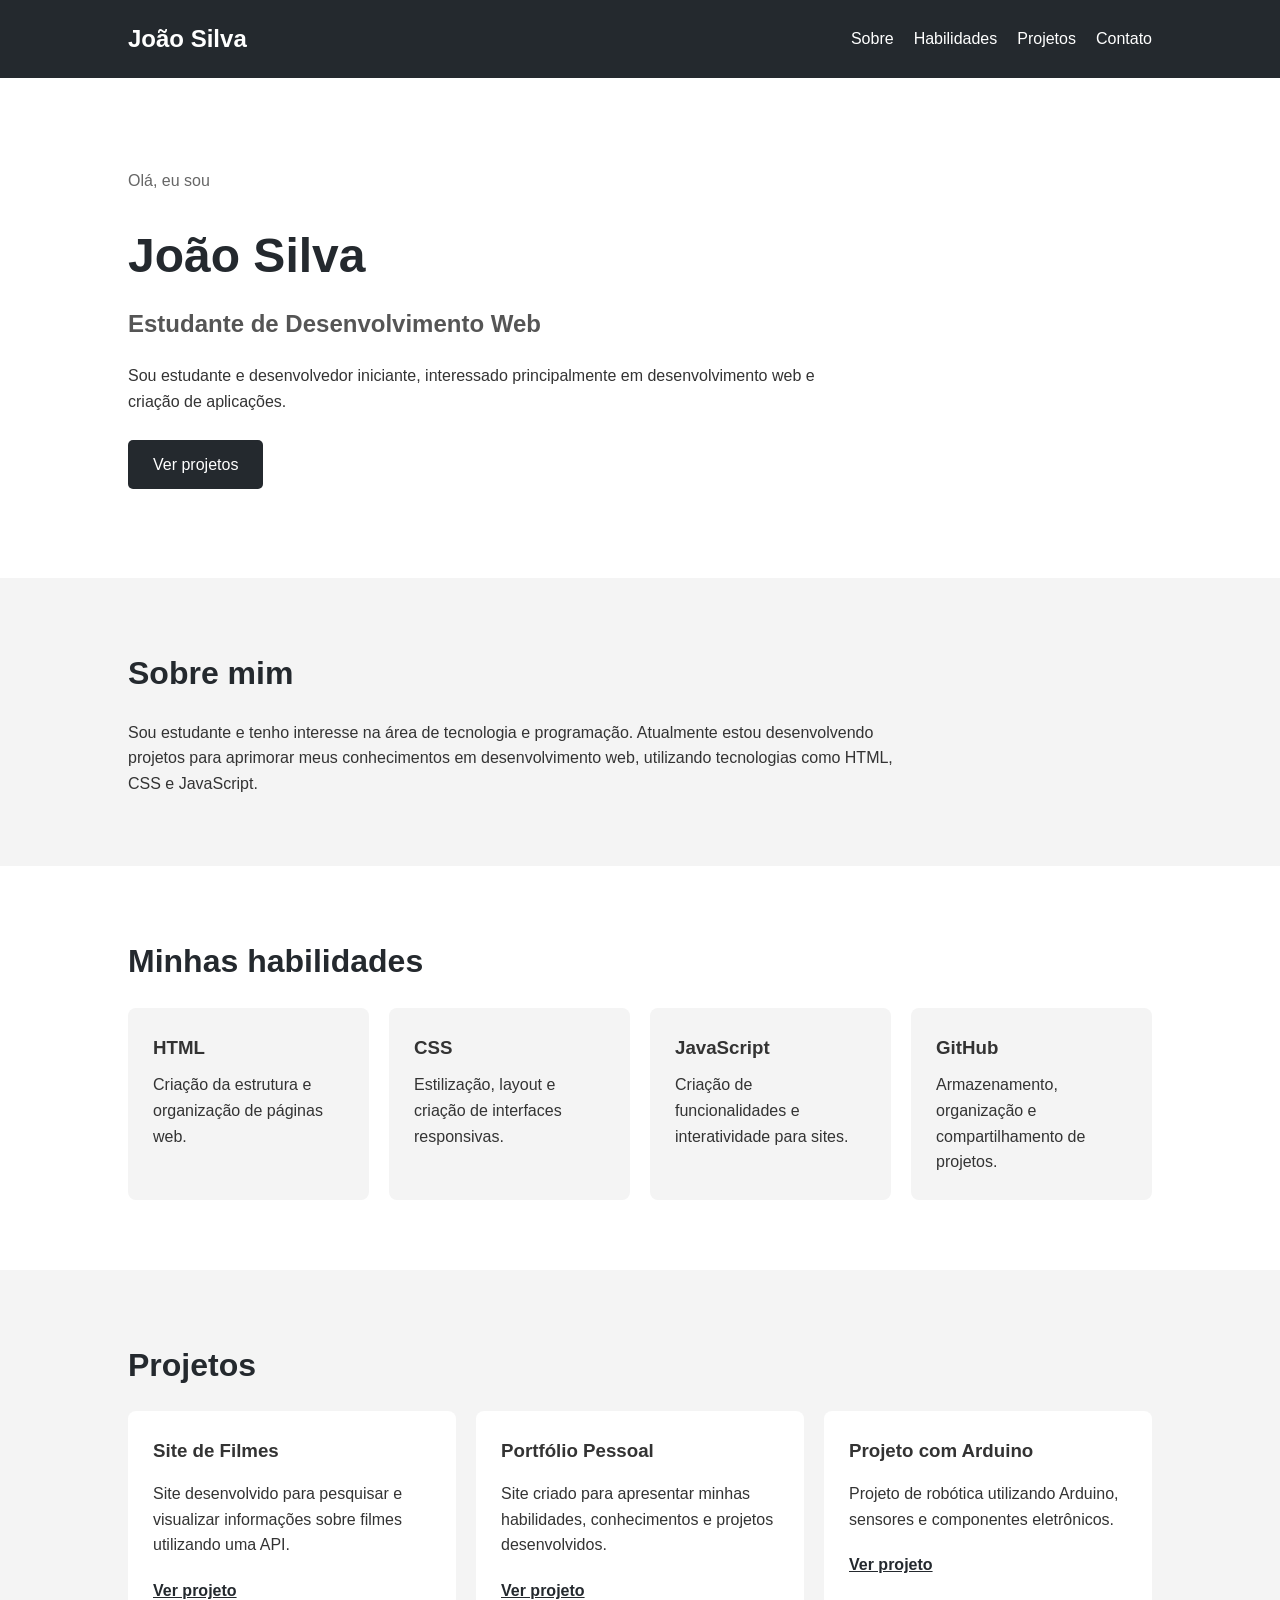
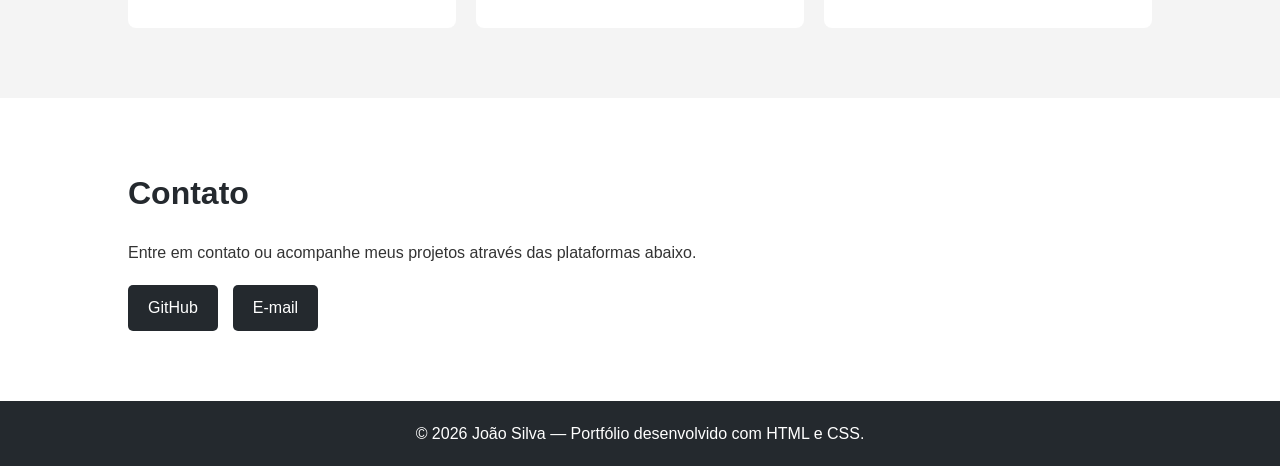
<file: index.html>
<!DOCTYPE html>
 <html lang="pt-BR"> 
  <head> 
    <meta charset="UTF-8"> 
    <meta name="viewport" content="width=device-width, initial-scale=1.0"> 
    <title>Portfólio | João Silva</title> 
    <link rel="stylesheet" href="style.css"> 
  </head> 
  <body> <!-- MENU --> 
    <header> 
      <nav> 
        <h1>João Silva</h1> 
        <ul> 
          <li>
            <a href="#sobre">Sobre</a>
          </li> 
          <li>
            <a href="#habilidades">Habilidades</a>
          </li> 
          <li>
            <a href="#projetos">Projetos</a>
          </li> 
          <li>
            <a href="#contato">Contato</a>
          </li> 
        </ul> 
      </nav> 
    </header> <!-- APRESENTAÇÃO --> 
    <section class="inicio"> 
      <div> <p class="ola">Olá, eu sou</p> 
        <h2>João Silva</h2> <h3>Estudante de Desenvolvimento Web</h3> 
        <p> Sou estudante e desenvolvedor iniciante, interessado principalmente em desenvolvimento web e criação de aplicações. </p> 
        <a href="#projetos" class="botao"> Ver projetos </a> 
      </div> </section> <!-- SOBRE --> 
      <section id="sobre"> 
        <h2>Sobre mim</h2> 
        <p> Sou estudante e tenho interesse na área de tecnologia e programação. Atualmente estou desenvolvendo projetos para aprimorar meus conhecimentos em desenvolvimento web, utilizando tecnologias como HTML, CSS e JavaScript. </p> 
      </section> <!-- HABILIDADES --> 
      <section id="habilidades"> 
        <h2>Minhas habilidades</h2> 
        <div class="habilidades"> 
          <div class="card"> 
            <h3>HTML</h3> 
            <p> Criação da estrutura e organização de páginas web. </p> 
          </div> 
          <div class="card"> 
            <h3>CSS</h3> 
            <p> Estilização, layout e criação de interfaces responsivas. </p> 
          </div> 
          <div class="card"> 
            <h3>JavaScript</h3> 
            <p> Criação de funcionalidades e interatividade para sites. </p> 
          </div> 
          <div class="card"> 
            <h3>GitHub</h3> 
            <p> Armazenamento, organização e compartilhamento de projetos. </p> 
          </div> 
        </div> 
      </section> <!-- PROJETOS --> 
      <section id="projetos"> 
        <h2>Projetos</h2> 
        <div class="projetos"> 
          <div class="projeto"> 
            <h3>Site de Filmes</h3> 
            <p> Site desenvolvido para pesquisar e visualizar informações sobre filmes utilizando uma API. </p> 
            <a href="#">Ver projeto</a> 
          </div> 
          <div class="projeto"> 
            <h3>Portfólio Pessoal</h3> 
            <p> Site criado para apresentar minhas habilidades, conhecimentos e projetos desenvolvidos. </p> 
            <a href="#">Ver projeto</a> 
          </div> <div class="projeto"> 
            <h3>Projeto com Arduino</h3> 
            <p> Projeto de robótica utilizando Arduino, sensores e componentes eletrônicos. </p> 
            <a href="#">Ver projeto</a> 
          </div> 
        </div> 
      </section> <!-- CONTATO --> 
      <section id="contato"> 
        <h2>Contato</h2> 
        <p> Entre em contato ou acompanhe meus projetos através das plataformas abaixo. </p> 
        <div class="links"> 
          <a href="https://github.com/" target="_blank"> GitHub </a> 
          <a href="mailto:joao@gmail.com"> E-mail </a> 
        </div> 
      </section> <!-- RODAPÉ --> 
      <footer> 
        <p> © 2026 João Silva — Portfólio desenvolvido com HTML e CSS. </p> 
      </footer> 
    </body> 
    </html>
</file>
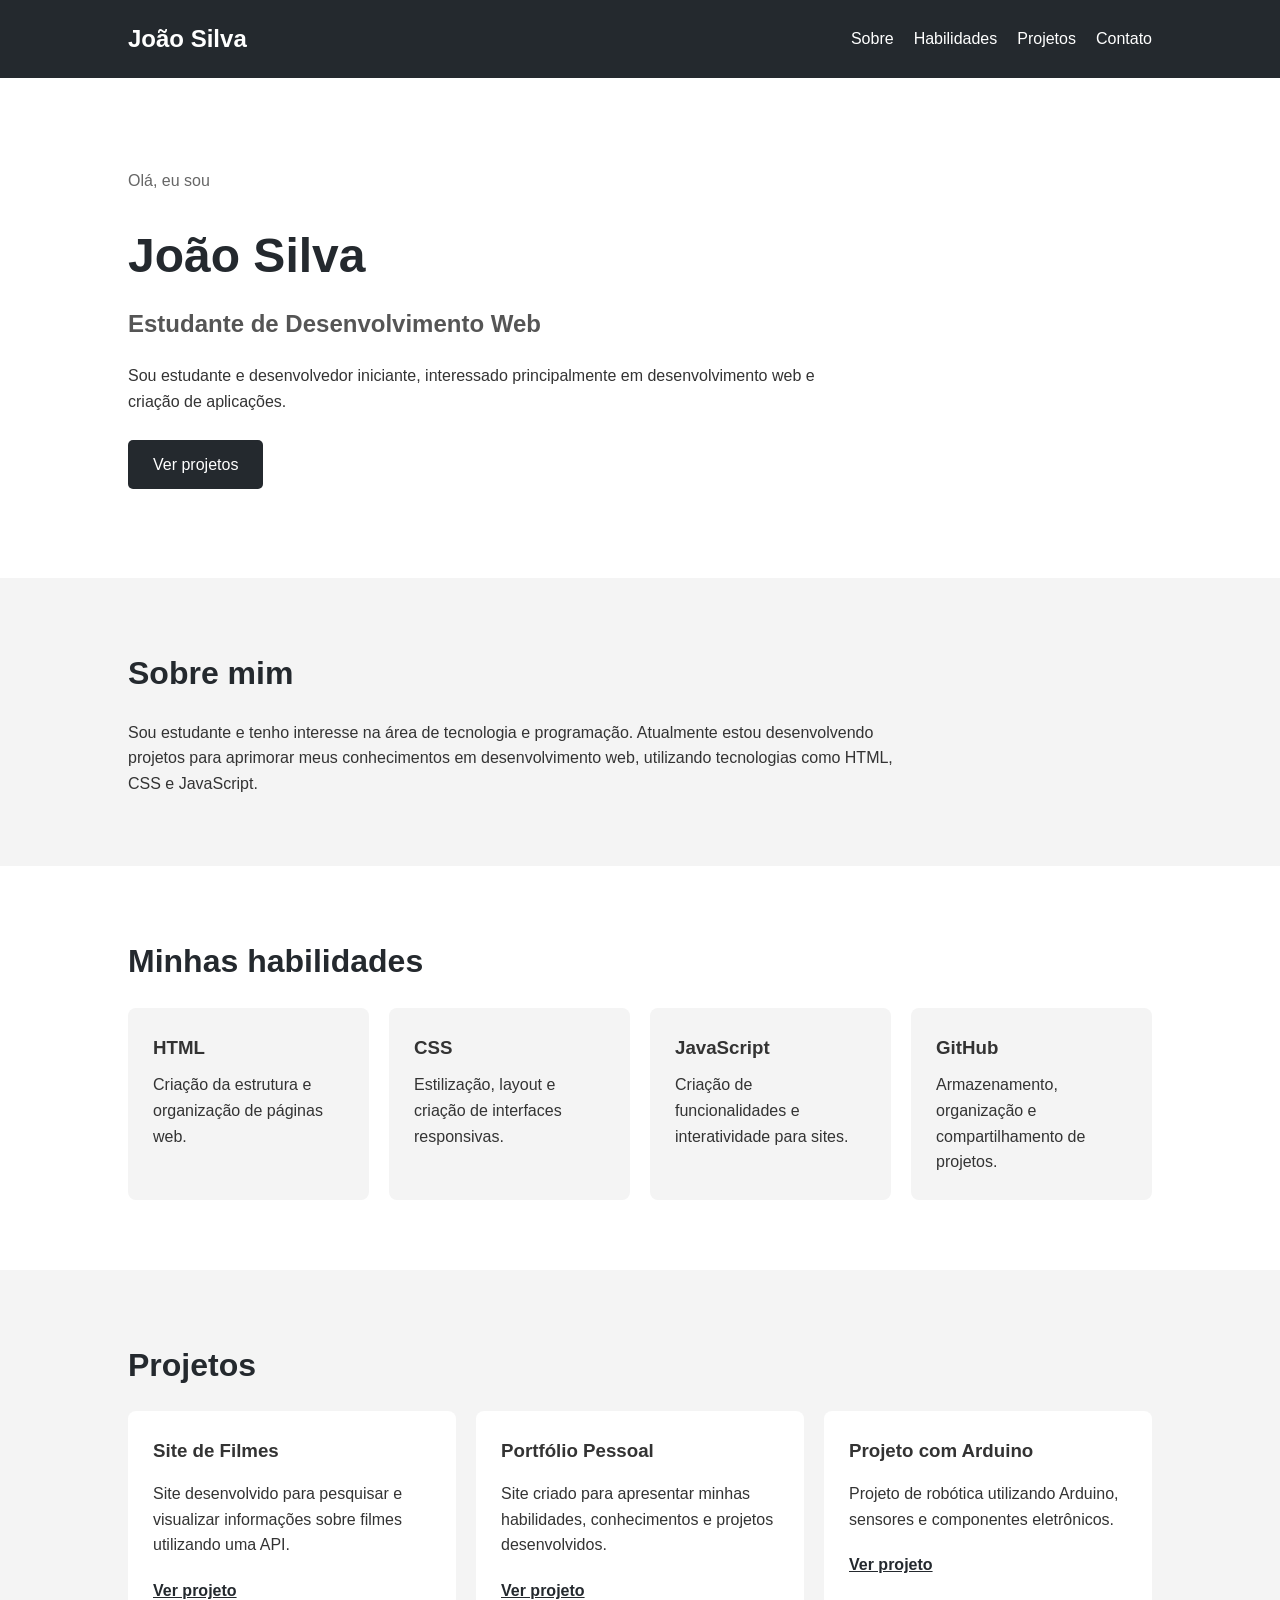
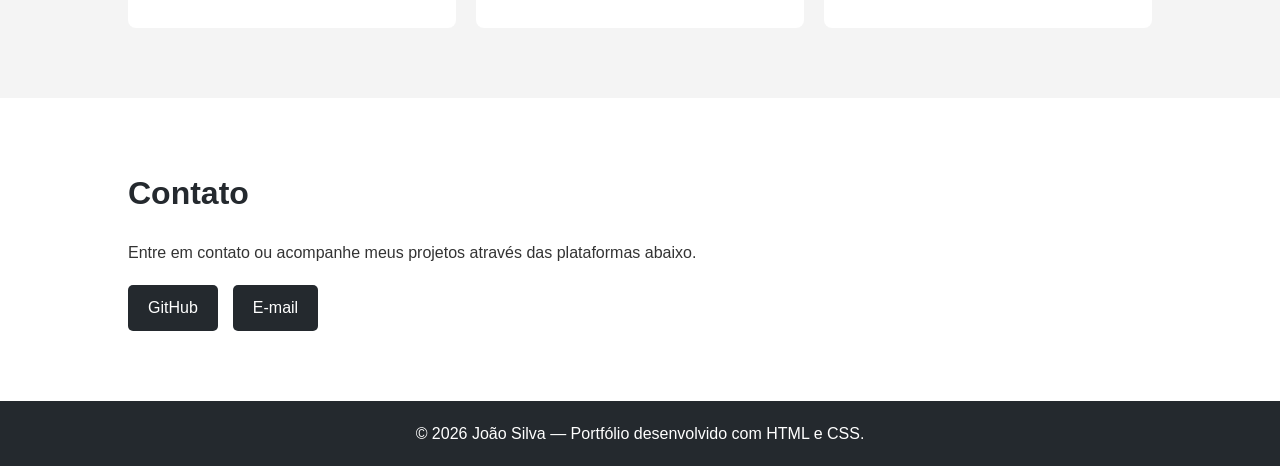
<file: indes.html>
<!DOCTYPE html>
 <html lang="pt-BR"> 
  <head> 
    <meta charset="UTF-8"> 
    <meta name="viewport" content="width=device-width, initial-scale=1.0"> 
    <title>Portfólio | João Silva</title> 
    <link rel="stylesheet" href="style.css"> 
  </head> 
  <body> <!-- MENU --> 
    <header> 
      <nav> 
        <h1>João Silva</h1> 
        <ul> 
          <li>
            <a href="#sobre">Sobre</a>
          </li> 
          <li>
            <a href="#habilidades">Habilidades</a>
          </li> 
          <li>
            <a href="#projetos">Projetos</a>
          </li> 
          <li>
            <a href="#contato">Contato</a>
          </li> 
        </ul> 
      </nav> 
    </header> <!-- APRESENTAÇÃO --> 
    <section class="inicio"> 
      <div> <p class="ola">Olá, eu sou</p> 
        <h2>João Silva</h2> <h3>Estudante de Desenvolvimento Web</h3> 
        <p> Sou estudante e desenvolvedor iniciante, interessado principalmente em desenvolvimento web e criação de aplicações. </p> 
        <a href="#projetos" class="botao"> Ver projetos </a> 
      </div> </section> <!-- SOBRE --> 
      <section id="sobre"> 
        <h2>Sobre mim</h2> 
        <p> Sou estudante e tenho interesse na área de tecnologia e programação. Atualmente estou desenvolvendo projetos para aprimorar meus conhecimentos em desenvolvimento web, utilizando tecnologias como HTML, CSS e JavaScript. </p> 
      </section> <!-- HABILIDADES --> 
      <section id="habilidades"> 
        <h2>Minhas habilidades</h2> 
        <div class="habilidades"> 
          <div class="card"> 
            <h3>HTML</h3> 
            <p> Criação da estrutura e organização de páginas web. </p> 
          </div> 
          <div class="card"> 
            <h3>CSS</h3> 
            <p> Estilização, layout e criação de interfaces responsivas. </p> 
          </div> 
          <div class="card"> 
            <h3>JavaScript</h3> 
            <p> Criação de funcionalidades e interatividade para sites. </p> 
          </div> 
          <div class="card"> 
            <h3>GitHub</h3> 
            <p> Armazenamento, organização e compartilhamento de projetos. </p> 
          </div> 
        </div> 
      </section> <!-- PROJETOS --> 
      <section id="projetos"> 
        <h2>Projetos</h2> 
        <div class="projetos"> 
          <div class="projeto"> 
            <h3>Site de Filmes</h3> 
            <p> Site desenvolvido para pesquisar e visualizar informações sobre filmes utilizando uma API. </p> 
            <a href="#">Ver projeto</a> 
          </div> 
          <div class="projeto"> 
            <h3>Portfólio Pessoal</h3> 
            <p> Site criado para apresentar minhas habilidades, conhecimentos e projetos desenvolvidos. </p> 
            <a href="#">Ver projeto</a> 
          </div> <div class="projeto"> 
            <h3>Projeto com Arduino</h3> 
            <p> Projeto de robótica utilizando Arduino, sensores e componentes eletrônicos. </p> 
            <a href="#">Ver projeto</a> 
          </div> 
        </div> 
      </section> <!-- CONTATO --> 
      <section id="contato"> 
        <h2>Contato</h2> 
        <p> Entre em contato ou acompanhe meus projetos através das plataformas abaixo. </p> 
        <div class="links"> 
          <a href="https://github.com/" target="_blank"> GitHub </a> 
          <a href="mailto:joao@email.com"> E-mail </a> 
        </div> 
      </section> <!-- RODAPÉ --> 
      <footer> 
        <p> © 2026 João Silva — Portfólio desenvolvido com HTML e CSS. </p> 
      </footer> 
    </body> 
    </html>
</file>
<file: style.css>
* { margin: 0; padding: 0; box-sizing: border-box; } html { scroll-behavior: smooth; } body { font-family: Arial, sans-serif; background-color: #f4f4f4; color: #333; line-height: 1.6; } /* MENU */ header { background-color: #24292e; color: white; padding: 20px 10%; } nav { display: flex; justify-content: space-between; align-items: center; } nav ul { display: flex; list-style: none; gap: 20px; } nav a { color: white; text-decoration: none; } nav a:hover { text-decoration: underline; } /* SEÇÃO INICIAL */ .inicio { min-height: 500px; display: flex; align-items: center; padding: 60px 10%; background-color: #ffffff; } .inicio div { max-width: 700px; } .ola { color: #666; } .inicio h2 { font-size: 48px; margin: 10px 0; color: #24292e; } .inicio h3 { font-size: 24px; color: #555; margin-bottom: 20px; } .inicio p { margin-bottom: 25px; } /* BOTÃO */ .botao { display: inline-block; background-color: #24292e; color: white; padding: 12px 25px; border-radius: 5px; text-decoration: none; } .botao:hover { background-color: #444; } /* SEÇÕES */ section:not(.inicio) { padding: 70px 10%; } section h2 { font-size: 32px; margin-bottom: 20px; color: #24292e; } /* SOBRE */ #sobre { background-color: #f4f4f4; } #sobre p { max-width: 800px; } /* HABILIDADES */ #habilidades { background-color: white; } .habilidades { display: grid; grid-template-columns: repeat(4, 1fr); gap: 20px; } .card { background-color: #f4f4f4; padding: 25px; border-radius: 8px; } .card h3 { margin-bottom: 10px; } /* PROJETOS */ #projetos { background-color: #f4f4f4; } .projetos { display: grid; grid-template-columns: repeat(3, 1fr); gap: 20px; } .projeto { background-color: white; padding: 25px; border-radius: 8px; } .projeto h3 { margin-bottom: 15px; } .projeto p { margin-bottom: 20px; } .projeto a { color: #24292e; font-weight: bold; } /* CONTATO */ #contato { background-color: white; } .links { margin-top: 20px; display: flex; gap: 15px; } .links a { background-color: #24292e; color: white; padding: 10px 20px; text-decoration: none; border-radius: 5px; } /* RODAPÉ */ footer { text-align: center; background-color: #24292e; color: white; padding: 20px; } /* RESPONSIVIDADE */ @media (max-width: 800px) { nav { flex-direction: column; gap: 15px; } nav ul { flex-wrap: wrap; justify-content: center; } .habilidades { grid-template-columns: repeat(2, 1fr); } .projetos { grid-template-columns: 1fr; } .inicio h2 { font-size: 38px; } } @media (max-width: 500px) { .habilidades { grid-template-columns: 1fr; } .inicio h2 { font-size: 32px; } }
</file>
